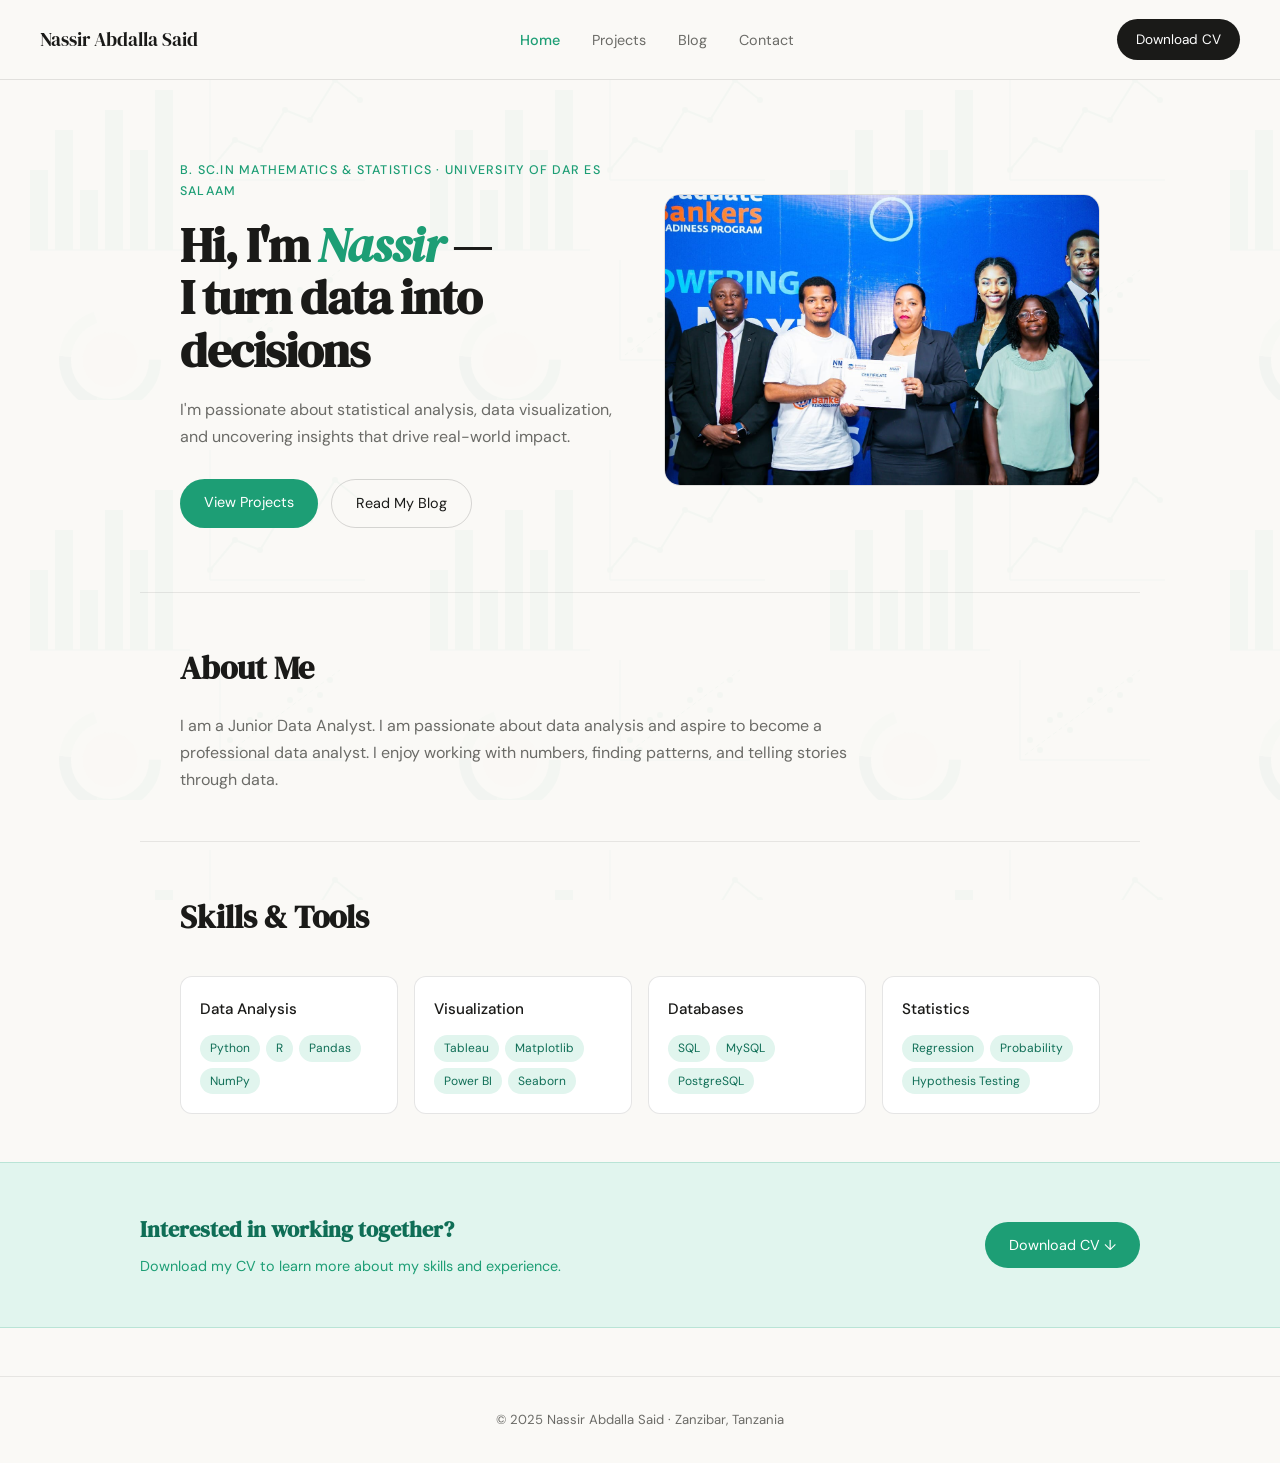
<file: index.html>
<!DOCTYPE html>
<html lang="en">
<head>
  <meta charset="UTF-8" />
  <meta name="viewport" content="width=device-width, initial-scale=1.0"/>
  <title>Nassir Abdalla Said | Data Analyst</title>
  <link rel="stylesheet" href="css/style.css" />
  <link href="https://fonts.googleapis.com/css2?family=DM+Serif+Display:ital@0;1&family=DM+Sans:wght@300;400;500&display=swap" rel="stylesheet"/>
</head>
<body class="root-page"></body>

  <!-- NAVIGATION -->
  <nav class="navbar">
    <div class="nav-logo">Nassir Abdalla Said</div>
    <ul class="nav-links">
      <li><a href="index.html">Home</a></li>
      <li><a href="pages/projects.html">Projects</a></li>
      <li><a href="pages/blog.html">Blog</a></li>
      <li><a href="pages/contact.html">Contact</a></li>
    </ul>
    <a href="images/cv.pdf" download class="nav-btn">Download CV</a>
    <div class="hamburger" id="hamburger">&#9776;</div>
  </nav>

  <!-- HERO -->
  <section class="hero">
    <div class="hero-text">
      <p class="hero-tag">B. Sc.in Mathematics & Statistics · University of Dar es Salaam</p>
      <h1>Hi, I'm <em>Nassir</em> —<br/>I turn data into decisions</h1>
      <p class="hero-sub">I'm passionate about statistical analysis, data visualization, and uncovering insights that drive real-world impact.</p>
      <div class="hero-btns">
        <a href="pages/projects.html" class="btn-primary">View Projects</a>
        <a href="pages/blog.html" class="btn-secondary">Read My Blog</a>
      </div>
    </div>
    <div class="hero-image">
      <img src="images/profile.jpg" alt="Nassir Abdalla Said" />
    </div>
  </section>

  <!-- ABOUT -->
  <section class="about">
    <h2>About Me</h2>
    <p>I am a Junior Data Analyst. I am passionate about data analysis and aspire to become a professional data analyst. I enjoy working with numbers, finding patterns, and telling stories through data.</p>
  </section>

  <!-- SKILLS -->
  <section class="skills">
    <h2>Skills & Tools</h2>
    <div class="skills-grid">
      <div class="skill-card">
        <h3>Data Analysis</h3>
        <div class="tags">
          <span>Python</span><span>R</span><span>Pandas</span><span>NumPy</span>
        </div>
      </div>
      <div class="skill-card">
        <h3>Visualization</h3>
        <div class="tags">
          <span>Tableau</span><span>Matplotlib</span><span>Power BI</span><span>Seaborn</span>
        </div>
      </div>
      <div class="skill-card">
        <h3>Databases</h3>
        <div class="tags">
          <span>SQL</span><span>MySQL</span><span>PostgreSQL</span>
        </div>
      </div>
      <div class="skill-card">
        <h3>Statistics</h3>
        <div class="tags">
          <span>Regression</span><span>Probability</span><span>Hypothesis Testing</span>
        </div>
      </div>
    </div>
  </section>

  <!-- CV BANNER -->
<section class="cv-banner">
  <div class="cv-banner-inner">
    <div>
      <h3>Interested in working together?</h3>
      <p>Download my CV to learn more about my skills and experience.</p>
    </div>
    <a href="images/cv.pdf" download class="btn-primary">Download CV ↓</a>
  </div>
</section>

  <!-- FOOTER -->
  <footer class="footer">
    <p>© 2025 Nassir Abdalla Said · Zanzibar, Tanzania</p>
  </footer>

  <script src="js/main.js"></script>
</body>
</html>
</file>
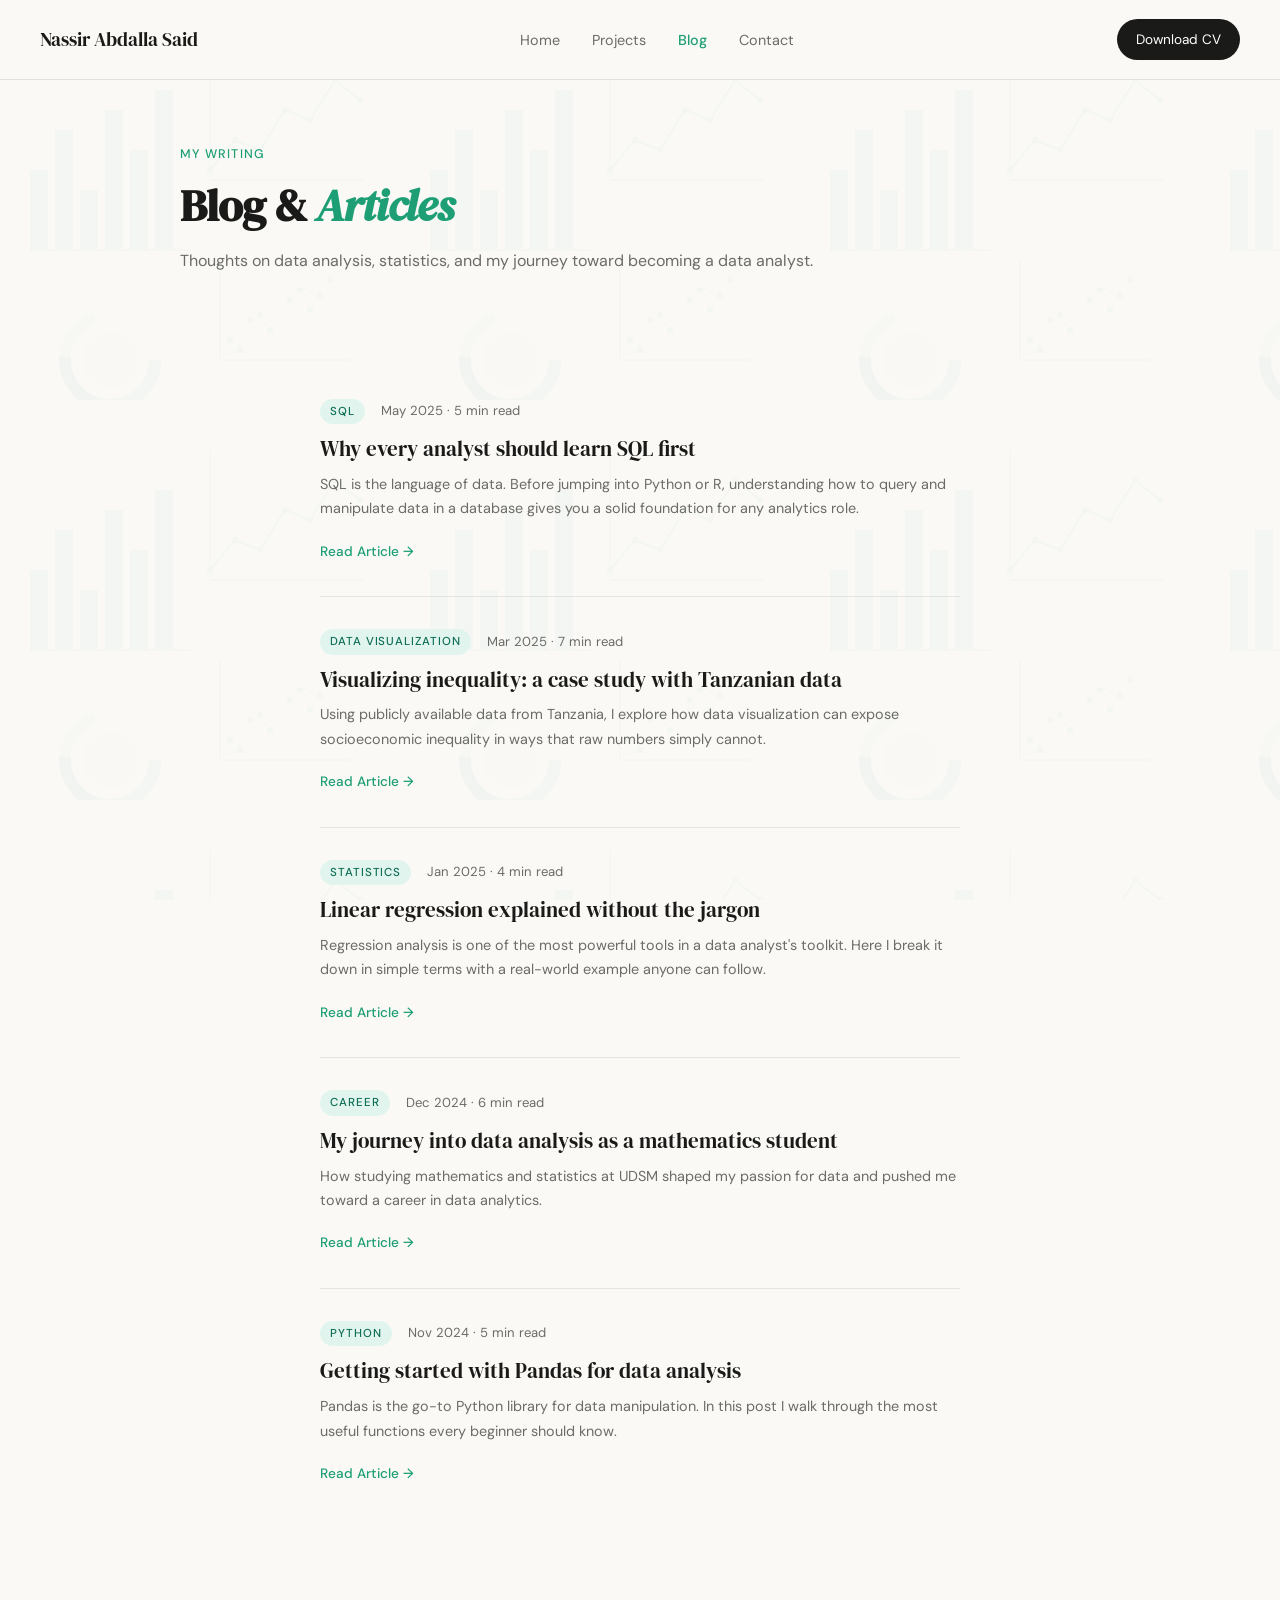
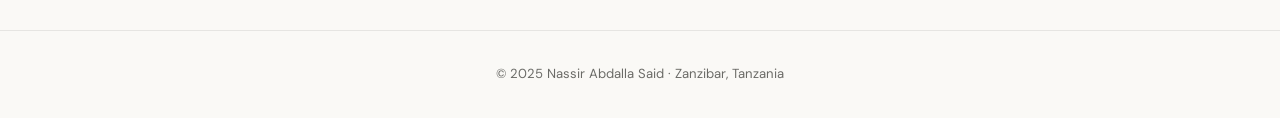
<file: pages/blog.html>
<!DOCTYPE html>
<html lang="en">
<head>
  <meta charset="UTF-8" />
  <meta name="viewport" content="width=device-width, initial-scale=1.0"/>
  <title>Blog | Nassir Abdalla Said</title>
  <link rel="stylesheet" href="../css/style.css" />
  <link href="https://fonts.googleapis.com/css2?family=DM+Serif+Display:ital@0;1&family=DM+Sans:wght@300;400;500&display=swap" rel="stylesheet"/>
</head>
<body>

  <!-- NAVIGATION -->
  <nav class="navbar">
    <div class="nav-logo">Nassir Abdalla Said</div>
    <ul class="nav-links">
      <li><a href="../index.html">Home</a></li>
      <li><a href="projects.html">Projects</a></li>
      <li><a href="blog.html">Blog</a></li>
      <li><a href="contact.html">Contact</a></li>
    </ul>
    <a href="../images/cv.pdf" download class="nav-btn">Download CV</a>
    <div class="hamburger" id="hamburger">&#9776;</div>
  </nav>

  <!-- PAGE HEADER -->
  <section class="page-header">
    <p class="hero-tag">My Writing</p>
    <h1>Blog & <em>Articles</em></h1>
    <p class="hero-sub">Thoughts on data analysis, statistics, and my journey toward becoming a data analyst.</p>
  </section>

  <!-- BLOG LIST -->
  <section class="blog-section">

    <article class="blog-card fade-in">
      <div class="blog-meta">
        <span class="blog-category">SQL</span>
        <span class="blog-date">May 2025 · 5 min read</span>
      </div>
      <h2>Why every analyst should learn SQL first</h2>
      <p>SQL is the language of data. Before jumping into Python or R, understanding how to query and manipulate data in a database gives you a solid foundation for any analytics role.</p>
      <a href="#" class="blog-read-more">Read Article →</a>
    </article>

    <article class="blog-card fade-in">
      <div class="blog-meta">
        <span class="blog-category">Data Visualization</span>
        <span class="blog-date">Mar 2025 · 7 min read</span>
      </div>
      <h2>Visualizing inequality: a case study with Tanzanian data</h2>
      <p>Using publicly available data from Tanzania, I explore how data visualization can expose socioeconomic inequality in ways that raw numbers simply cannot.</p>
      <a href="#" class="blog-read-more">Read Article →</a>
    </article>

    <article class="blog-card fade-in">
      <div class="blog-meta">
        <span class="blog-category">Statistics</span>
        <span class="blog-date">Jan 2025 · 4 min read</span>
      </div>
      <h2>Linear regression explained without the jargon</h2>
      <p>Regression analysis is one of the most powerful tools in a data analyst's toolkit. Here I break it down in simple terms with a real-world example anyone can follow.</p>
      <a href="#" class="blog-read-more">Read Article →</a>
    </article>

    <article class="blog-card fade-in">
      <div class="blog-meta">
        <span class="blog-category">Career</span>
        <span class="blog-date">Dec 2024 · 6 min read</span>
      </div>
      <h2>My journey into data analysis as a mathematics student</h2>
      <p>How studying mathematics and statistics at UDSM shaped my passion for data and pushed me toward a career in data analytics.</p>
      <a href="#" class="blog-read-more">Read Article →</a>
    </article>

    <article class="blog-card fade-in">
      <div class="blog-meta">
        <span class="blog-category">Python</span>
        <span class="blog-date">Nov 2024 · 5 min read</span>
      </div>
      <h2>Getting started with Pandas for data analysis</h2>
      <p>Pandas is the go-to Python library for data manipulation. In this post I walk through the most useful functions every beginner should know.</p>
      <a href="#" class="blog-read-more">Read Article →</a>
    </article>

  </section>

  <!-- FOOTER -->
  <footer class="footer">
    <p>© 2025 Nassir Abdalla Said · Zanzibar, Tanzania</p>
  </footer>

  <script src="../js/main.js"></script>
</body>
</html>
</file>
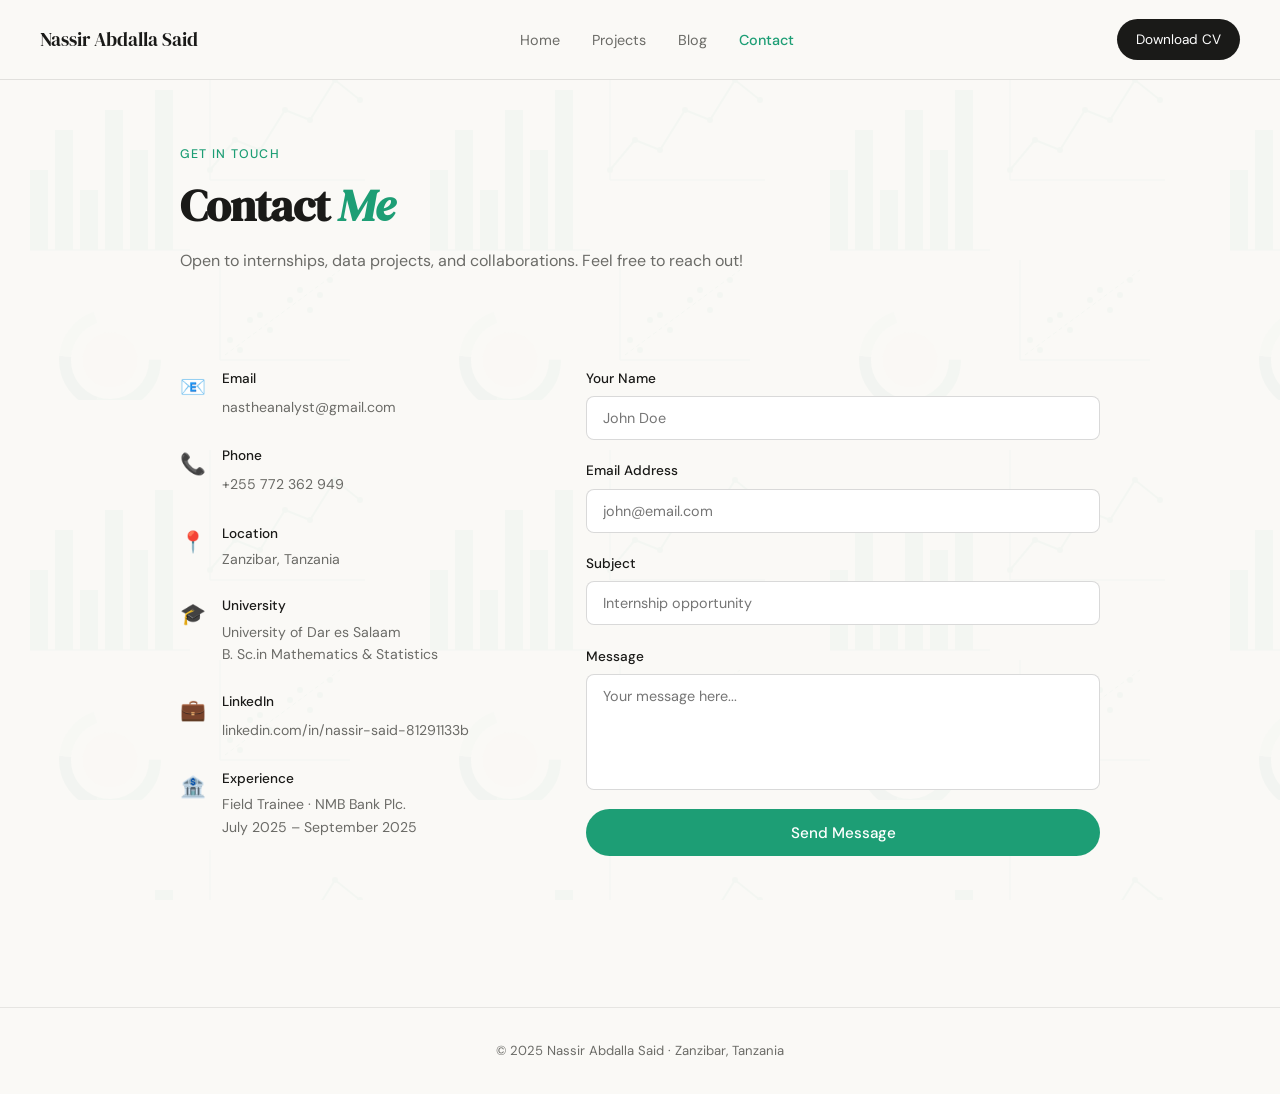
<file: pages/contact.html>
<!DOCTYPE html>
<html lang="en">
<head>
  <meta charset="UTF-8" />
  <meta name="viewport" content="width=device-width, initial-scale=1.0"/>
  <title>Contact | Nassir Abdalla Said</title>
  <link rel="stylesheet" href="../css/style.css" />
  <link href="https://fonts.googleapis.com/css2?family=DM+Serif+Display:ital@0;1&family=DM+Sans:wght@300;400;500&display=swap" rel="stylesheet"/>
</head>
<body>

  <!-- NAVIGATION -->
  <nav class="navbar">
    <div class="nav-logo">Nassir Abdalla Said</div>
    <ul class="nav-links">
      <li><a href="../index.html">Home</a></li>
      <li><a href="projects.html">Projects</a></li>
      <li><a href="blog.html">Blog</a></li>
      <li><a href="contact.html">Contact</a></li>
    </ul>
    <a href="../images/cv.pdf" download class="nav-btn">Download CV</a>
    <div class="hamburger" id="hamburger">&#9776;</div>
  </nav>

  <!-- PAGE HEADER -->
  <section class="page-header">
    <p class="hero-tag">Get In Touch</p>
    <h1>Contact <em>Me</em></h1>
    <p class="hero-sub">Open to internships, data projects, and collaborations. Feel free to reach out!</p>
  </section>

  <!-- CONTACT CONTENT -->
  <section class="contact-section">

    <!-- CONTACT INFO -->
    <div class="contact-info">

      <div class="contact-item">
        <div class="contact-icon">📧</div>
        <div>
          <h4>Email</h4>
          <a href="mailto:nastheanalyst@gmail.com">nastheanalyst@gmail.com</a>
        </div>
      </div>

      <div class="contact-item">
        <div class="contact-icon">📞</div>
        <div>
          <h4>Phone</h4>
          <a href="tel:+255772362949">+255 772 362 949</a>
        </div>
      </div>

      <div class="contact-item">
        <div class="contact-icon">📍</div>
        <div>
          <h4>Location</h4>
          <p>Zanzibar, Tanzania</p>
        </div>
      </div>

      <div class="contact-item">
        <div class="contact-icon">🎓</div>
        <div>
          <h4>University</h4>
          <p>University of Dar es Salaam<br/>B. Sc.in Mathematics & Statistics</p>
        </div>
      </div>

      <div class="contact-item">
        <div class="contact-icon">💼</div>
        <div>
          <h4>LinkedIn</h4>
          <a href="https://www.linkedin.com/in/nassir-said-81291133b" target="_blank">linkedin.com/in/nassir-said-81291133b</a>
        </div>
      </div>

      <div class="contact-item">
        <div class="contact-icon">🏦</div>
        <div>
          <h4>Experience</h4>
          <p>Field Trainee · NMB Bank Plc.<br/>July 2025 – September 2025</p>
        </div>
      </div>

    </div>

    <!-- CONTACT FORM -->
    <form class="contact-form" action="https://formspree.io/f/xrevepwp" method="POST">
      <div class="form-group">
        <label for="name">Your Name</label>
        <input type="text" id="name" name="name" placeholder="John Doe" required />
      </div>
      <div class="form-group">
        <label for="email">Email Address</label>
        <input type="email" id="email" name="email" placeholder="john@email.com" required />
      </div>
      <div class="form-group">
        <label for="subject">Subject</label>
        <input type="text" id="subject" name="subject" placeholder="Internship opportunity" required />
      </div>
      <div class="form-group">
        <label for="message">Message</label>
        <textarea id="message" name="message" rows="5" placeholder="Your message here..." required></textarea>
      </div>
      <button type="submit" class="btn-primary contact-btn">Send Message</button>
      <p class="form-note" id="form-status"></p>
    </form>

  </section>

  <!-- FOOTER -->
  <footer class="footer">
    <p>© 2025 Nassir Abdalla Said · Zanzibar, Tanzania</p>
  </footer>

  <script src="../js/main.js"></script>
  <script>
    const form = document.querySelector('.contact-form');
    const status = document.getElementById('form-status');

    form.addEventListener('submit', async (e) => {
      e.preventDefault();
      const data = new FormData(form);

      status.textContent = '⏳ Sending...';
      status.style.color = '#6b6b67';

      const response = await fetch(form.action, {
        method: 'POST',
        body: data,
        headers: { 'Accept': 'application/json' }
      });

      if (response.ok) {
        status.textContent = '✅ Message sent! I will get back to you soon.';
        status.style.color = '#1D9E75';
        form.reset();
      } else {
        status.textContent = '❌ Something went wrong. Please try again.';
        status.style.color = '#E24B4A';
      }
    });
  </script>

</body>
</html>
</file>
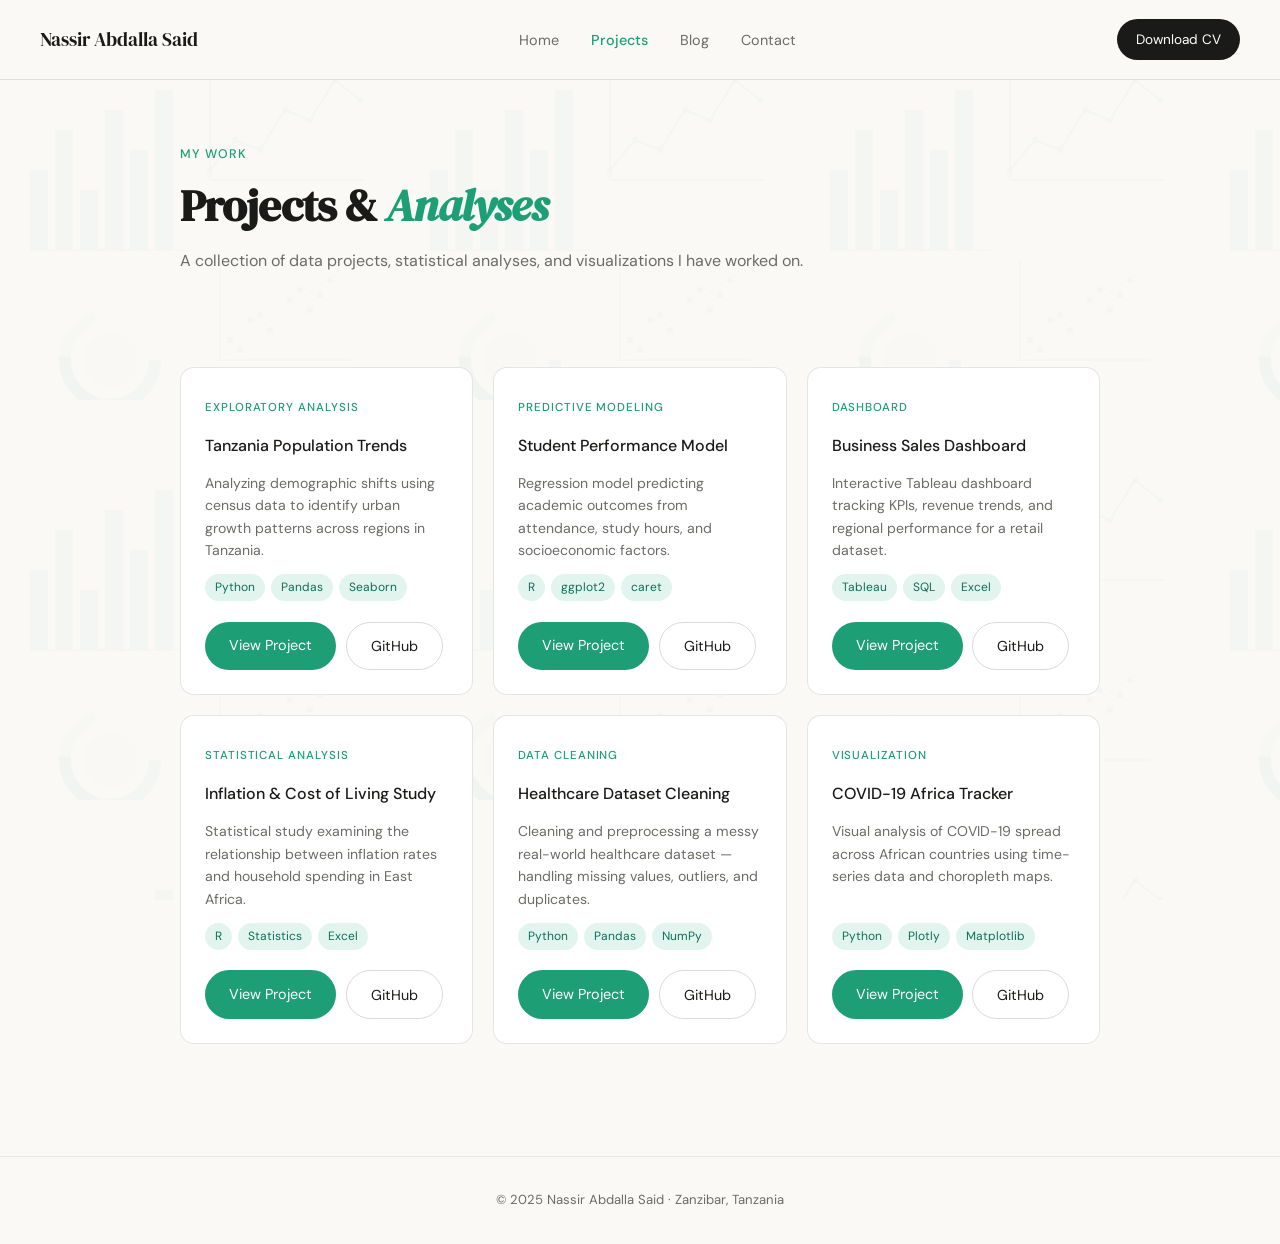
<file: pages/projects.html>
<!DOCTYPE html>
<html lang="en">
<head>
  <meta charset="UTF-8" />
  <meta name="viewport" content="width=device-width, initial-scale=1.0"/>
  <title>Projects | Nassir Abdalla Said</title>
  <link rel="stylesheet" href="../css/style.css" />
  <link href="https://fonts.googleapis.com/css2?family=DM+Serif+Display:ital@0;1&family=DM+Sans:wght@300;400;500&display=swap" rel="stylesheet"/>
</head>
<body>

  <!-- NAVIGATION -->
  <nav class="navbar">
    <div class="nav-logo">Nassir Abdalla Said</div>
    <ul class="nav-links">
      <li><a href="../index.html">Home</a></li>
      <li><a href="projects.html">Projects</a></li>
      <li><a href="blog.html">Blog</a></li>
      <li><a href="contact.html">Contact</a></li>
    </ul>
    <a href="../images/cv.pdf" download class="nav-btn">Download CV</a>
    <div class="hamburger" id="hamburger">&#9776;</div>
  </nav>

  <!-- PAGE HEADER -->
  <section class="page-header">
    <p class="hero-tag">My Work</p>
    <h1>Projects & <em>Analyses</em></h1>
    <p class="hero-sub">A collection of data projects, statistical analyses, and visualizations I have worked on.</p>
  </section>

  <!-- PROJECTS GRID -->
  <section class="projects-section">
    <div class="projects-grid">

      <div class="project-card fade-in">
        <div class="project-top">
          <span class="project-tag">Exploratory Analysis</span>
        </div>
        <h3>Tanzania Population Trends</h3>
        <p>Analyzing demographic shifts using census data to identify urban growth patterns across regions in Tanzania.</p>
        <div class="tags">
          <span>Python</span><span>Pandas</span><span>Seaborn</span>
        </div>
        <div class="project-links">
          <a href="#" class="btn-primary">View Project</a>
          <a href="#" class="btn-secondary">GitHub</a>
        </div>
      </div>

      <div class="project-card fade-in">
        <div class="project-top">
          <span class="project-tag">Predictive Modeling</span>
        </div>
        <h3>Student Performance Model</h3>
        <p>Regression model predicting academic outcomes from attendance, study hours, and socioeconomic factors.</p>
        <div class="tags">
          <span>R</span><span>ggplot2</span><span>caret</span>
        </div>
        <div class="project-links">
          <a href="#" class="btn-primary">View Project</a>
          <a href="#" class="btn-secondary">GitHub</a>
        </div>
      </div>

      <div class="project-card fade-in">
        <div class="project-top">
          <span class="project-tag">Dashboard</span>
        </div>
        <h3>Business Sales Dashboard</h3>
        <p>Interactive Tableau dashboard tracking KPIs, revenue trends, and regional performance for a retail dataset.</p>
        <div class="tags">
          <span>Tableau</span><span>SQL</span><span>Excel</span>
        </div>
        <div class="project-links">
          <a href="#" class="btn-primary">View Project</a>
          <a href="#" class="btn-secondary">GitHub</a>
        </div>
      </div>

      <div class="project-card fade-in">
        <div class="project-top">
          <span class="project-tag">Statistical Analysis</span>
        </div>
        <h3>Inflation & Cost of Living Study</h3>
        <p>Statistical study examining the relationship between inflation rates and household spending in East Africa.</p>
        <div class="tags">
          <span>R</span><span>Statistics</span><span>Excel</span>
        </div>
        <div class="project-links">
          <a href="#" class="btn-primary">View Project</a>
          <a href="#" class="btn-secondary">GitHub</a>
        </div>
      </div>

      <div class="project-card fade-in">
        <div class="project-top">
          <span class="project-tag">Data Cleaning</span>
        </div>
        <h3>Healthcare Dataset Cleaning</h3>
        <p>Cleaning and preprocessing a messy real-world healthcare dataset — handling missing values, outliers, and duplicates.</p>
        <div class="tags">
          <span>Python</span><span>Pandas</span><span>NumPy</span>
        </div>
        <div class="project-links">
          <a href="#" class="btn-primary">View Project</a>
          <a href="#" class="btn-secondary">GitHub</a>
        </div>
      </div>

      <div class="project-card fade-in">
        <div class="project-top">
          <span class="project-tag">Visualization</span>
        </div>
        <h3>COVID-19 Africa Tracker</h3>
        <p>Visual analysis of COVID-19 spread across African countries using time-series data and choropleth maps.</p>
        <div class="tags">
          <span>Python</span><span>Plotly</span><span>Matplotlib</span>
        </div>
        <div class="project-links">
          <a href="#" class="btn-primary">View Project</a>
          <a href="#" class="btn-secondary">GitHub</a>
        </div>
      </div>

    </div>
  </section>

  <!-- FOOTER -->
  <footer class="footer">
    <p>© 2025 Nassir Abdalla Said · Zanzibar, Tanzania</p>
  </footer>

  <script src="../js/main.js"></script>
</body>
</html>
</file>
<file: css/style.css>
/* ── RESET & BASE ── */
*, *::before, *::after {
  box-sizing: border-box;
  margin: 0;
  padding: 0;
}

html {
  scroll-behavior: smooth;
}

body {
  font-family: 'DM Sans', sans-serif;
  background: #faf9f6;
  color: #1a1a18;
  line-height: 1.7;
}

/* ── NAVIGATION ── */
.navbar {
  display: flex;
  align-items: center;
  justify-content: space-between;
  padding: 1.2rem 2.5rem;
  border-bottom: 0.5px solid rgba(0,0,0,0.1);
  background: #faf9f6;
  position: sticky;
  top: 0;
  z-index: 100;
}

.nav-logo {
  font-family: 'DM Serif Display', serif;
  font-size: 1.2rem;
}

.nav-links {
  display: flex;
  gap: 2rem;
  list-style: none;
}

.nav-links a {
  font-size: 0.9rem;
  color: #6b6b67;
  text-decoration: none;
  transition: color 0.2s;
}

.nav-links a:hover {
  color: #1D9E75;
}

.nav-btn {
  background: #1a1a18;
  color: #fff;
  padding: 0.55rem 1.2rem;
  border-radius: 99px;
  font-size: 0.85rem;
  text-decoration: none;
  transition: opacity 0.2s;
}

.nav-btn:hover {
  opacity: 0.8;
}

.hamburger {
  display: none;
  font-size: 1.5rem;
  cursor: pointer;
}

/* ── HERO ── */
.hero {
  display: grid;
  grid-template-columns: 1fr 1fr;
  align-items: center;
  gap: 3rem;
  padding: 5rem 2.5rem 4rem;
  max-width: 1000px;
  margin: 0 auto;
}

.hero-tag {
  font-size: 0.78rem;
  font-weight: 500;
  letter-spacing: 0.1em;
  text-transform: uppercase;
  color: #1D9E75;
  margin-bottom: 1rem;
}

.hero h1 {
  font-family: 'DM Serif Display', serif;
  font-size: 3rem;
  line-height: 1.1;
  letter-spacing: -0.02em;
  margin-bottom: 1.2rem;
}

.hero h1 em {
  font-style: italic;
  color: #1D9E75;
}

.hero-sub {
  font-size: 1rem;
  color: #6b6b67;
  margin-bottom: 1.8rem;
}

.hero-btns {
  display: flex;
  gap: 0.8rem;
  flex-wrap: wrap;
}

.btn-primary {
  background: #1D9E75;
  color: #fff;
  padding: 0.7rem 1.5rem;
  border-radius: 99px;
  font-size: 0.9rem;
  text-decoration: none;
  transition: opacity 0.2s;
}

.btn-primary:hover {
  opacity: 0.85;
}

.btn-secondary {
  background: transparent;
  color: #1a1a18;
  border: 1px solid rgba(0,0,0,0.15);
  padding: 0.7rem 1.5rem;
  border-radius: 99px;
  font-size: 0.9rem;
  text-decoration: none;
  transition: border-color 0.2s;
}

.btn-secondary:hover {
  border-color: #1D9E75;
  color: #1D9E75;
}

.hero-image img {
  width: 100%;
  border-radius: 16px;
  object-fit: cover;
  max-height: 420px;
  border: 0.5px solid rgba(0,0,0,0.1);
}

/* ── ABOUT ── */
.about {
  max-width: 1000px;
  margin: 0 auto;
  padding: 3rem 2.5rem;
  border-top: 0.5px solid rgba(0,0,0,0.08);
}

.about h2 {
  font-family: 'DM Serif Display', serif;
  font-size: 2rem;
  margin-bottom: 1rem;
}

.about p {
  font-size: 1rem;
  color: #6b6b67;
  max-width: 680px;
}

/* ── SKILLS ── */
.skills {
  max-width: 1000px;
  margin: 0 auto;
  padding: 3rem 2.5rem;
  border-top: 0.5px solid rgba(0,0,0,0.08);
}

.skills h2 {
  font-family: 'DM Serif Display', serif;
  font-size: 2rem;
  margin-bottom: 0.4rem;
}

.skills-grid {
  display: grid;
  grid-template-columns: repeat(auto-fit, minmax(200px, 1fr));
  gap: 16px;
  margin-top: 2rem;
}

.skill-card {
  background: #fff;
  border: 0.5px solid rgba(0,0,0,0.1);
  border-radius: 12px;
  padding: 1.2rem;
}

.skill-card h3 {
  font-size: 0.95rem;
  font-weight: 500;
  margin-bottom: 0.8rem;
}

.tags {
  display: flex;
  flex-wrap: wrap;
  gap: 6px;
}

.tags span {
  font-size: 0.75rem;
  background: #E1F5EE;
  color: #0F6E56;
  padding: 3px 10px;
  border-radius: 99px;
}

/* ── FOOTER ── */
.footer {
  text-align: center;
  padding: 2rem;
  font-size: 0.82rem;
  color: #6b6b67;
  border-top: 0.5px solid rgba(0,0,0,0.08);
  margin-top: 3rem;
}

/* ── RESPONSIVE ── */
@media (max-width: 768px) {
  .hero {
    grid-template-columns: 1fr;
    padding: 3rem 1.5rem;
  }

  .hero-image {
    order: -1;
  }

  .hero h1 {
    font-size: 2.2rem;
  }

  .nav-links {
    display: none;
    flex-direction: column;
    position: absolute;
    top: 65px;
    left: 0;
    right: 0;
    background: #faf9f6;
    padding: 1rem 2.5rem;
    border-bottom: 0.5px solid rgba(0,0,0,0.1);
    gap: 1rem;
  }

  .nav-links.open {
    display: flex;
  }

  .hamburger {
    display: block;
  }

  .nav-btn {
    display: none;
  }
}


/* ── ANIMATIONS ── */
.fade-in {
  opacity: 0;
  transform: translateY(20px);
  transition: opacity 0.6s ease, transform 0.6s ease;
}

.fade-in.visible {
  opacity: 1;
  transform: translateY(0);
}

/* ── PAGE HEADER ── */
.page-header {
  max-width: 1000px;
  margin: 0 auto;
  padding: 4rem 2.5rem 2rem;
}

.page-header h1 {
  font-family: 'DM Serif Display', serif;
  font-size: 2.8rem;
  line-height: 1.1;
  letter-spacing: -0.02em;
  margin-bottom: 1rem;
}

.page-header h1 em {
  font-style: italic;
  color: #1D9E75;
}

/* ── PROJECTS ── */
.projects-section {
  max-width: 1000px;
  margin: 0 auto;
  padding: 2rem 2.5rem 4rem;
}

.projects-grid {
  display: grid;
  grid-template-columns: repeat(auto-fit, minmax(280px, 1fr));
  gap: 20px;
}

.project-card {
  background: #fff;
  border: 0.5px solid rgba(0,0,0,0.1);
  border-radius: 14px;
  padding: 1.5rem;
  transition: border-color 0.2s;
  display: flex;
  flex-direction: column;
  gap: 0.8rem;
}

.project-card:hover {
  border-color: #1D9E75;
}

.project-tag {
  font-size: 0.72rem;
  font-weight: 500;
  letter-spacing: 0.08em;
  text-transform: uppercase;
  color: #1D9E75;
}

.project-card h3 {
  font-size: 1rem;
  font-weight: 500;
}

.project-card p {
  font-size: 0.88rem;
  color: #6b6b67;
  line-height: 1.6;
  flex: 1;
}

.project-links {
  display: flex;
  gap: 0.6rem;
  margin-top: 0.5rem;
}

/* ── BLOG ── */
.blog-section {
  max-width: 720px;
  margin: 0 auto;
  padding: 2rem 2.5rem 4rem;
  display: flex;
  flex-direction: column;
  gap: 0;
}

.blog-card {
  padding: 2rem 0;
  border-bottom: 0.5px solid rgba(0,0,0,0.08);
}

.blog-card:last-child {
  border-bottom: none;
}

.blog-meta {
  display: flex;
  align-items: center;
  gap: 1rem;
  margin-bottom: 0.7rem;
}

.blog-category {
  font-size: 0.72rem;
  font-weight: 500;
  letter-spacing: 0.08em;
  text-transform: uppercase;
  background: #E1F5EE;
  color: #0F6E56;
  padding: 3px 10px;
  border-radius: 99px;
}

.blog-date {
  font-size: 0.82rem;
  color: #6b6b67;
}

.blog-card h2 {
  font-family: 'DM Serif Display', serif;
  font-size: 1.3rem;
  font-weight: 400;
  margin-bottom: 0.6rem;
  line-height: 1.3;
  transition: color 0.2s;
}

.blog-card:hover h2 {
  color: #1D9E75;
}

.blog-card p {
  font-size: 0.9rem;
  color: #6b6b67;
  line-height: 1.7;
  margin-bottom: 1rem;
}

.blog-read-more {
  font-size: 0.85rem;
  font-weight: 500;
  color: #1D9E75;
  text-decoration: none;
  transition: letter-spacing 0.2s;
}

.blog-read-more:hover {
  letter-spacing: 0.03em;
}

/* ── CONTACT ── */
.contact-section {
  max-width: 1000px;
  margin: 0 auto;
  padding: 2rem 2.5rem 4rem;
  display: grid;
  grid-template-columns: 1fr 1.5fr;
  gap: 4rem;
  align-items: start;
}

.contact-info {
  display: flex;
  flex-direction: column;
  gap: 1.5rem;
}

.contact-item {
  display: flex;
  align-items: flex-start;
  gap: 1rem;
}

.contact-icon {
  font-size: 1.3rem;
  margin-top: 2px;
}

.contact-item h4 {
  font-size: 0.85rem;
  font-weight: 500;
  margin-bottom: 0.2rem;
}

.contact-item p,
.contact-item a {
  font-size: 0.88rem;
  color: #6b6b67;
  text-decoration: none;
  line-height: 1.6;
}

.contact-item a:hover {
  color: #1D9E75;
}

.contact-form {
  display: flex;
  flex-direction: column;
  gap: 1.2rem;
}

.form-group {
  display: flex;
  flex-direction: column;
  gap: 0.4rem;
}

.form-group label {
  font-size: 0.85rem;
  font-weight: 500;
  color: #1a1a18;
}

.form-group input,
.form-group textarea {
  padding: 0.75rem 1rem;
  border: 0.5px solid rgba(0,0,0,0.15);
  border-radius: 8px;
  font-size: 0.9rem;
  font-family: 'DM Sans', sans-serif;
  background: #fff;
  color: #1a1a18;
  outline: none;
  transition: border-color 0.2s;
  resize: none;
}

.form-group input:focus,
.form-group textarea:focus {
  border-color: #1D9E75;
}

.contact-btn {
  width: 100%;
  padding: 0.85rem;
  font-size: 0.95rem;
  font-weight: 500;
  text-align: center;
  border: none;
  cursor: pointer;
  font-family: 'DM Sans', sans-serif;
}

.form-note {
  font-size: 0.85rem;
  text-align: center;
  min-height: 1.2rem;
}

/* ── RESPONSIVE CONTACT ── */
@media (max-width: 768px) {
  .contact-section {
    grid-template-columns: 1fr;
    gap: 2.5rem;
  }
}

/* ── ANIMATIONS ── */
@keyframes fadeSlideUp {
  from {
    opacity: 0;
    transform: translateY(30px);
  }
  to {
    opacity: 1;
    transform: translateY(0);
  }
}

.hero-text {
  animation: fadeSlideUp 0.8s ease forwards;
}

.hero-tag {
  animation: fadeSlideUp 0.6s ease forwards;
}

.hero-sub {
  animation: fadeSlideUp 1s ease forwards;
}

.hero-btns {
  animation: fadeSlideUp 1.2s ease forwards;
}

/* ── SCROLL TO TOP BUTTON ── */
.scroll-top-btn {
  position: fixed;
  bottom: 2rem;
  right: 2rem;
  width: 44px;
  height: 44px;
  border-radius: 50%;
  background: #1D9E75;
  color: #fff;
  border: none;
  font-size: 1.2rem;
  cursor: pointer;
  opacity: 0;
  pointer-events: none;
  transition: opacity 0.3s ease;
  z-index: 999;
  box-shadow: 0 4px 12px rgba(29,158,117,0.3);
}

.scroll-top-btn:hover {
  background: #0F6E56;
}

/* ── PROJECT CARD TRANSITION ── */
.project-card {
  transition: transform 0.2s ease, border-color 0.2s ease;
}

/* ── CV BANNER ── */
.cv-banner {
  background: #E1F5EE;
  border-top: 0.5px solid rgba(29,158,117,0.2);
  border-bottom: 0.5px solid rgba(29,158,117,0.2);
  padding: 3rem 2.5rem;
}

.cv-banner-inner {
  max-width: 1000px;
  margin: 0 auto;
  display: flex;
  align-items: center;
  justify-content: space-between;
  gap: 2rem;
  flex-wrap: wrap;
}

.cv-banner-inner h3 {
  font-family: 'DM Serif Display', serif;
  font-size: 1.4rem;
  margin-bottom: 0.3rem;
  color: #0F6E56;
}

.cv-banner-inner p {
  font-size: 0.9rem;
  color: #1D9E75;
}

@media (max-width: 768px) {
  .cv-banner-inner {
    flex-direction: column;
    text-align: center;
  }
}

/* ── WATERMARK ── */
body::before {
  content: '';
  position: fixed;
  top: 0;
  left: 0;
  width: 100%;
  height: 100%;
  background-image: url('../images/watermark.svg');
  background-repeat: repeat;
  background-size: 400px 400px;
  opacity: 0.03;
  pointer-events: none;
  z-index: 0;
}

body > * {
  position: relative;
  z-index: 1;
}
</file>
